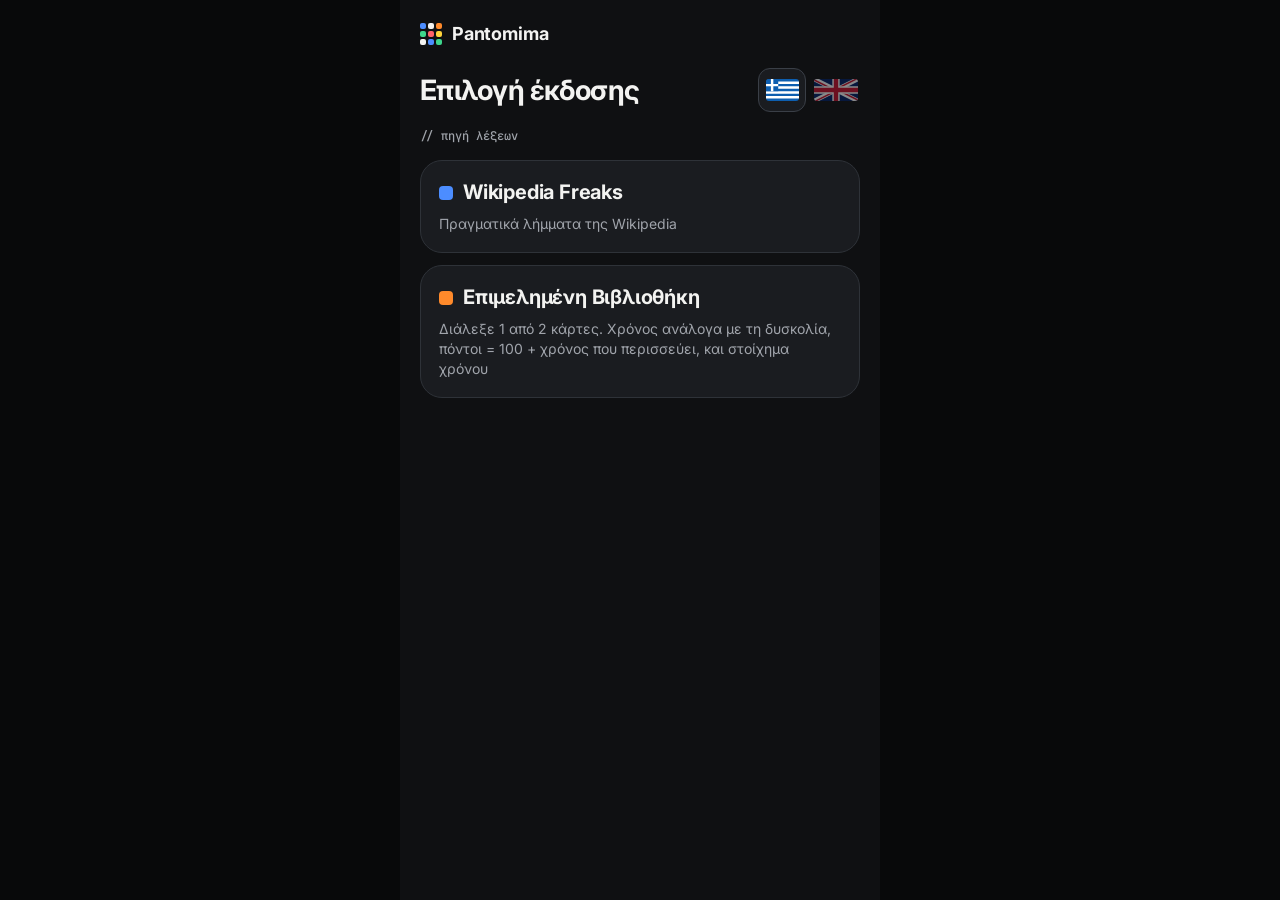
<file: index.html>
<!DOCTYPE html>
<html lang="el">
<head>
  <meta charset="UTF-8" />
  <meta name="viewport" content="width=device-width, initial-scale=1, viewport-fit=cover" />
  <meta name="theme-color" content="#0F1012" />
  <!-- Release number: must match APP_VERSION in app.js. Bump both (and the ?v= below) on each release. -->
  <meta name="app-version" content="3" />
  <title>Pantomima</title>
  <link rel="preconnect" href="https://fonts.googleapis.com" />
  <link rel="preconnect" href="https://fonts.gstatic.com" crossorigin />
  <link rel="stylesheet" href="https://fonts.googleapis.com/css2?family=Inter:wght@400;500;600;700&family=JetBrains+Mono:wght@500;700&display=swap" />
  <link rel="stylesheet" href="style.css?v=3" />
</head>
<body>
  <!-- Look and rules: design/README.md ("D · Cube Pro"). Every screen fits one phone screen. -->
  <main class="app">
    <header class="app-header">
      <div class="brand">
        <span class="logo" aria-hidden="true"><i></i><i></i><i></i><i></i><i></i><i></i><i></i><i></i><i></i></span>
        <h1>Pantomima</h1>
      </div>
      <!-- Who holds the phone / what is happening. Tinted with the team's colour. -->
      <div id="teamIndicator" class="team-chip hidden">
        <span class="sticker" aria-hidden="true"></span>
        <span id="teamIndicatorText"></span>
      </div>
    </header>

    <section id="screenContainer" class="screen"></section>

    <div id="toast" class="toast" aria-live="polite"></div>
  </main>

  <template id="modeTemplate">
    <div class="view">
      <div class="title-row">
        <h2 data-i18n="mode.title"></h2>
        <!-- One flag button per entry in LANGUAGES (i18n.js) -->
        <div id="langSwitch" class="lang-switch" role="group" data-i18n-aria="app.language"></div>
      </div>
      <p class="section-label" data-i18n="mode.subtitle"></p>
      <!-- One button per entry in WORD_SOURCES (app.js) -->
      <div id="modeList" class="mode-list"></div>
      <div class="spacer"></div>
      <div id="resumeBlock" class="resume-block hidden">
        <p data-i18n="resume.found"></p>
        <div class="row-2">
          <button id="resumeBtn" class="primary" data-i18n="resume.resume"></button>
          <button id="discardBtn" class="secondary" data-i18n="resume.discard"></button>
        </div>
      </div>
    </div>
  </template>

  <template id="setupTemplate">
    <div class="view">
      <div class="title-row">
        <h2 data-i18n="setup.heading"></h2>
        <!-- Shows the chosen version; tap to change it -->
        <button id="changeModeBtn" type="button" class="chip-btn" data-i18n-aria="setup.changeMode"></button>
      </div>

      <div class="group">
        <p class="section-label" data-i18n="setup.teams"></p>
        <div class="team-tiles">
          <div id="teamATile" class="team-tile">
            <div class="team-name-row">
              <span class="sticker" aria-hidden="true"></span>
              <input id="teamAName" type="text" maxlength="20" autocomplete="off" data-i18n-placeholder="team.a" data-i18n-aria="setup.teamAName" />
            </div>
            <!-- Tap: next colour (never the other team's) -->
            <button id="teamAColorBtn" type="button" class="color-cycle" data-i18n-aria="setup.teamAColor"></button>
          </div>
          <div id="teamBTile" class="team-tile">
            <div class="team-name-row">
              <span class="sticker" aria-hidden="true"></span>
              <input id="teamBName" type="text" maxlength="20" autocomplete="off" data-i18n-placeholder="team.b" data-i18n-aria="setup.teamBName" />
            </div>
            <button id="teamBColorBtn" type="button" class="color-cycle" data-i18n-aria="setup.teamBColor"></button>
          </div>
        </div>
      </div>

      <!-- Number inputs become − / + steppers (enhanceStepper in app.js) -->
      <div class="setting-row">
        <div class="setting-text">
          <span class="setting-name" data-i18n="setup.rounds"></span>
          <span class="setting-help" data-i18n="setup.roundsHelp"></span>
        </div>
        <input id="totalRounds" type="number" min="1" max="20" step="1" value="6" data-i18n-aria="setup.rounds" />
      </div>
      <!-- Wikipedia only: in the Curated Library the time comes from the card's difficulty -->
      <div id="roundDurationField" class="setting-row">
        <div class="setting-text">
          <span class="setting-name" data-i18n="setup.roundDuration"></span>
          <span class="setting-help" data-i18n="setup.roundDurationHelp"></span>
        </div>
        <input id="roundDuration" type="number" min="30" max="300" step="15" value="90" data-i18n-aria="setup.roundDuration" />
      </div>

      <!-- Settings only used by the Wikipedia version -->
      <div id="wikipediaSettings" class="group-stack hidden">
        <div class="setting-row">
          <label class="setting-name" for="categorySelect" data-i18n="wiki.category"></label>
          <select id="categorySelect">
            <option value="random" data-i18n="wcat.random"></option>
            <option value="all" data-i18n="wcat.all"></option>
            <!-- Topic categories are added from CATEGORIES in app.js -->
          </select>
        </div>
        <label class="setting-row">
          <span class="setting-name" data-i18n="wiki.excludePeople"></span>
          <input id="excludeHumansCheckbox" type="checkbox" class="switch" />
        </label>
      </div>

      <!-- Settings only used by the Curated Library version (filled by app.js) -->
      <div id="librarySettings" class="group-stack hidden">
        <fieldset class="group">
          <legend class="section-label" data-i18n="lib.difficulty"></legend>
          <!-- One tile per difficulty: on/off + acting time in seconds -->
          <div id="difficultyFilters" class="diff-tiles"></div>
        </fieldset>
        <fieldset class="group">
          <legend class="section-label" data-i18n="lib.categories"></legend>
          <div id="categoryFilters" class="chips"></div>
        </fieldset>
        <label class="setting-row">
          <span class="setting-name" data-i18n="lib.noNames"></span>
          <input id="noNamesCheckbox" type="checkbox" class="switch" />
        </label>
      </div>

      <div class="spacer"></div>
      <div id="libraryFooter" class="setup-footer hidden">
        <span id="deckCount" class="deck-count" data-i18n="lib.loading"></span>
        <button id="moreBtn" type="button" class="link-btn" data-i18n="setup.more"></button>
      </div>
      <button id="startGameBtn" class="primary" data-i18n="setup.start"></button>

      <!-- Curated Library: rarely used tools, kept off the main screen -->
      <div id="moreSheet" class="sheet hidden" role="dialog" aria-modal="true">
        <div class="sheet-content">
          <div class="title-row">
            <h3 data-i18n="setup.more"></h3>
            <button id="closeMoreBtn" type="button" class="chip-btn" data-i18n="modal.close"></button>
          </div>
          <div class="setting-row">
            <label class="setting-name" for="deckSelect" data-i18n="lib.deck"></label>
            <select id="deckSelect"></select>
          </div>
          <button id="resetPlayedBtn" type="button" class="secondary" data-i18n="lib.resetHistory"></button>
          <p id="reportedInfo" class="muted"></p>
          <button id="downloadReportedBtn" type="button" class="secondary hidden" data-i18n="lib.downloadReports"></button>
          <button id="clearReportedBtn" type="button" class="secondary hidden" data-i18n="lib.clearReports"></button>
        </div>
      </div>
    </div>
  </template>

  <!-- [data-round] is filled with "Round 3 / 6" by render() -->
  <template id="selectionTemplate">
    <div class="view">
      <p class="kicker" data-round></p>
      <h2 id="selectionTitle"></h2>
      <p id="selectionHelp" class="muted"></p>
      <div id="optionsList" class="options"></div>
      <button id="commitSelectionBtn" class="primary" disabled data-i18n="commit"></button>
    </div>
  </template>

  <!-- Curated Library: the active team picks 1 of 2 cards for the other team -->
  <template id="pickTemplate">
    <div class="view">
      <p class="kicker" data-round></p>
      <h2 id="pickTitle"></h2>
      <p id="pickHelp" class="muted"></p>
      <div id="pickList" class="pick-list"></div>
      <button id="commitPickBtn" class="primary" disabled data-i18n="commit"></button>
    </div>
  </template>

  <template id="choiceTemplate">
    <div class="view">
      <p class="kicker" data-round></p>
      <h2 id="choiceTitle"></h2>
      <p id="choiceHelp" class="muted"></p>
      <div id="choiceList" class="options"></div>
      <button id="commitChoiceBtn" class="primary" disabled data-i18n="commit"></button>
    </div>
  </template>

  <template id="briefingTemplate">
    <div class="view">
      <p class="kicker" data-i18n="briefing.title"></p>
      <div class="word" id="briefWord"></div>
      <div id="briefMeta" class="card-meta"></div>
      <div class="brief-body">
        <div class="excerpt" id="briefExcerpt"></div>
        <img id="briefImage" class="brief-image hidden" alt="" />
      </div>
      <button id="hintBtn" type="button" class="link-btn hidden" data-i18n="lib.hint"></button>
      <!-- Curated Library: bet part of the time for a bonus -->
      <div id="betBlock" class="group hidden">
        <p class="section-label" data-i18n="bet.title"></p>
        <div id="betOptions" class="bet-options"></div>
        <p class="muted small" data-i18n="bet.help"></p>
      </div>
      <div class="spacer"></div>
      <button id="reportCardBtn" type="button" class="link-btn hidden" data-i18n="lib.reportReplace"></button>
      <button id="startRoundBtn" class="primary" data-i18n="briefing.start"></button>
    </div>
  </template>

  <template id="timerTemplate">
    <div class="view">
      <p class="kicker" data-round></p>
      <div class="spacer"></div>
      <div class="timer-block">
        <p class="section-label" data-i18n="timer.title"></p>
        <div id="timerDisplay" class="timer" role="timer"><span id="timerMain">0:00</span><span id="timerFrac" class="timer-frac">.00</span></div>
        <div id="sneakDisplay" class="sneak hidden">
          <div id="sneakWord"></div>
          <div id="sneakLatin" class="badge latin hidden" data-i18n="lib.latin"></div>
        </div>
        <!-- Segments are added by app.js -->
        <div id="timerBar" class="timer-bar" aria-hidden="true"></div>
        <p id="timerBet" class="bet-chip hidden"></p>
      </div>
      <div class="spacer"></div>
      <button id="sneakBtn" class="dashed" data-i18n="timer.sneak"></button>
      <div class="row-2">
        <button id="pauseBtn" class="secondary" data-i18n="timer.pause"></button>
        <button id="abortBtn" class="secondary" data-i18n="timer.abort"></button>
      </div>
      <button id="foundBtn" class="primary big" data-i18n="timer.found"></button>
    </div>
  </template>

  <template id="resultTemplate">
    <div class="view">
      <div class="spacer"></div>
      <div class="result-block">
        <h2 id="resultTitle" class="result-title"></h2>
        <p id="resultText" class="muted"></p>
      </div>
      <div class="spacer"></div>
      <div id="resultActions" class="actions"></div>
    </div>
  </template>

  <template id="scoreboardTemplate">
    <div class="view">
      <h2 data-i18n="score.title"></h2>
      <div id="scoreSummary" class="score-tiles"></div>
      <div id="roundBreakdown" class="breakdown"></div>
      <div class="spacer"></div>
      <p class="pass-message" id="passMessage"></p>
      <button id="nextRoundBtn" class="primary" data-i18n="score.next"></button>
      <button id="endGameBtn" class="link-btn" data-i18n="score.end"></button>
    </div>
  </template>

  <template id="finalTemplate">
    <div class="view">
      <h2 data-i18n="final.title"></h2>
      <div id="finalSummary" class="score-tiles"></div>
      <div class="spacer"></div>
      <button id="resetBtn" class="primary" data-i18n="final.newGame"></button>
    </div>
  </template>

  <template id="loadingTemplate">
    <div class="view center">
      <span class="logo loader" aria-hidden="true"><i></i><i></i><i></i><i></i><i></i><i></i><i></i><i></i><i></i></span>
      <p class="muted" data-i18n="loading.text"></p>
    </div>
  </template>

  <div id="modal" class="modal hidden" role="dialog" aria-modal="true">
    <div class="modal-content">
      <div class="title-row">
        <h3 id="modalTitle"></h3>
        <button id="closeModal" type="button" class="chip-btn" data-i18n="modal.close"></button>
      </div>
      <p id="modalText" class="muted"></p>
      <div id="modalActions" class="actions"></div>
    </div>
  </div>

  <script src="i18n.js?v=3"></script>
  <script src="library.js?v=3"></script>
  <script src="app.js?v=3"></script>
</body>
</html>
</file>
<file: style.css>
/* Theme "D · Cube Pro". Tokens and rules: design/README.md. */
:root {
  color-scheme: dark;
  --bg: #0f1012;
  --surface: #1a1c20;
  --surface-2: #24272c;
  --line: #2e3238;
  --line-2: #3a3f47;
  --text: #f3f3f1;
  --muted: #a0a4ab;
  --ink: #0f1012; /* text on a coloured button */
  --cube-blue: #4c8dff;
  --cube-orange: #ff8a2b;
  --cube-red: #ff6369;
  --cube-green: #3dd68c;
  --cube-yellow: #ffd43b;
  --cube-white: #f3f3f1;
  /* The colour of the team holding the phone (white = no team). Set per screen. */
  --team: var(--text);
  --font: "Inter", system-ui, "Segoe UI", Roboto, sans-serif;
  --mono: "JetBrains Mono", ui-monospace, "SF Mono", Menlo, Consolas, monospace;
}

* {
  box-sizing: border-box;
  margin: 0;
  padding: 0;
}

html,
body {
  height: 100%;
}

body {
  background: #08090a;
  color: var(--text);
  font-family: var(--font);
  font-size: 16px;
  line-height: 1.35;
  overflow: hidden;
  -webkit-font-smoothing: antialiased;
  -webkit-tap-highlight-color: transparent;
}

button,
input,
select {
  font: inherit;
  color: inherit;
}

:focus-visible {
  outline: 2px solid var(--text);
  outline-offset: 2px;
}

.hidden {
  display: none !important;
}

/* --- Shell: one phone screen, never scrolls as a page --- */
.app {
  height: 100vh;
  height: 100dvh;
  width: 100%;
  max-width: 480px;
  margin: 0 auto;
  padding: calc(16px + env(safe-area-inset-top)) 20px calc(20px + env(safe-area-inset-bottom));
  display: flex;
  flex-direction: column;
  gap: 16px;
  background: var(--bg);
  overflow: hidden;
  position: relative;
}

.app-header {
  display: flex;
  align-items: center;
  justify-content: space-between;
  gap: 12px;
  min-height: 36px;
}

.brand {
  display: flex;
  align-items: center;
  gap: 10px;
}

.brand h1 {
  font-size: 18px;
  font-weight: 700;
  letter-spacing: -0.01em;
}

/* 3×3 scrambled cube face */
.logo {
  transition: transform 520ms cubic-bezier(0.34, 1.4, 0.64, 1); /* a quarter turn, slight overshoot */
  display: grid;
  grid-template-columns: repeat(3, 1fr);
  gap: 2px;
  width: 22px;
  height: 22px;
  flex: none;
}

.logo i {
  border-radius: 2px;
  background: var(--cube-white);
}

.logo i:nth-child(1),
.logo i:nth-child(8) { background: var(--cube-blue); }
.logo i:nth-child(3) { background: var(--cube-orange); }
.logo i:nth-child(4),
.logo i:nth-child(9) { background: var(--cube-green); }
.logo i:nth-child(5) { background: var(--cube-red); }
.logo i:nth-child(6) { background: var(--cube-yellow); }

.sticker {
  width: 10px;
  height: 10px;
  border-radius: 3px;
  background: var(--sticker, var(--team));
  flex: none;
}

.team-chip {
  display: flex;
  align-items: center;
  gap: 8px;
  min-height: 32px;
  padding: 4px 12px;
  border-radius: 999px;
  border: 1px solid color-mix(in srgb, var(--team) 50%, var(--bg));
  background: color-mix(in srgb, var(--team) 16%, var(--bg));
  font-size: 13px;
  font-weight: 500;
  text-align: right;
  overflow-wrap: anywhere;
}

.team-chip.neutral {
  border-color: var(--line);
  background: var(--surface);
}

.team-chip.neutral .sticker {
  display: none;
}

/* --- Screens --- */
.screen {
  flex: 1;
  min-height: 0;
  position: relative;
}

.face {
  height: 100%;
  display: flex;
  flex-direction: column;
  background: var(--bg);
}

.view {
  flex: 1;
  min-height: 0;
  display: flex;
  flex-direction: column;
  gap: 16px;
  /* Safety net for very small phones: scroll inside the screen, not the page. */
  overflow-y: auto;
  scrollbar-width: none;
}

.view::-webkit-scrollbar {
  display: none;
}

.view > * {
  flex-shrink: 0;
}

.view.center {
  align-items: center;
  justify-content: center;
  text-align: center;
}

.spacer {
  flex: 1 1 0;
  min-height: 0;
}

/* --- Motion (render() in app.js; design/README.md "Motion") ---
   View Transitions: the screen slides, the header stays, named elements fly. */
.app-header { view-transition-name: header; }
.brand .logo { view-transition-name: logo; }
.team-chip { view-transition-name: team-chip; }
.screen { view-transition-name: screen; }
/* Shared elements: the chosen card title -> briefing word; main button -> next main button */
.pick-card.selected .pick-title,
.option.selected .title,
.view > .word { view-transition-name: card-word; }
.view > .primary { view-transition-name: main-action; }

::view-transition-group(*) {
  animation-duration: 340ms;
  animation-timing-function: cubic-bezier(0.2, 0.8, 0.2, 1);
}

::view-transition-old(root),
::view-transition-new(root),
::view-transition-old(header),
::view-transition-new(header) {
  animation: none;
}

::view-transition-old(screen) {
  animation: 200ms cubic-bezier(0.4, 0, 1, 1) both slide-out-left;
}

::view-transition-new(screen) {
  animation: 340ms cubic-bezier(0.2, 0.8, 0.2, 1) both slide-in-right;
}

html[data-nav="back"]::view-transition-old(screen) { animation-name: slide-out-right; }
html[data-nav="back"]::view-transition-new(screen) { animation-name: slide-in-left; }

/* The logo turns itself (see .brand .logo transition): show the live one only. */
::view-transition-old(logo) { display: none; }
::view-transition-new(logo) { animation: none; }

@keyframes slide-out-left { to { opacity: 0; transform: translateX(-40px); } }
@keyframes slide-in-right { from { opacity: 0; transform: translateX(48px); } }
@keyframes slide-out-right { to { opacity: 0; transform: translateX(40px); } }
@keyframes slide-in-left { from { opacity: 0; transform: translateX(-48px); } }

/* Browsers without View Transitions: the new screen slides in. */
.face.enter { animation: 340ms cubic-bezier(0.2, 0.8, 0.2, 1) both slide-in-right; }
html[data-nav="back"] .face.enter { animation-name: slide-in-left; }

/* Swipe right to go back: vertical scrolling stays native, horizontal comes to app.js.
   Must be on every element (scroll boxes inside the screen reset it otherwise). */
.screen,
.screen * { touch-action: pan-y pinch-zoom; }

/* --- Text --- */
h2 {
  font-size: 28px;
  line-height: 34px;
  font-weight: 700;
  letter-spacing: -0.02em;
  overflow-wrap: anywhere;
}

h3 {
  font-size: 20px;
  font-weight: 700;
  letter-spacing: -0.01em;
  overflow-wrap: anywhere;
}

.muted {
  color: var(--muted);
  font-size: 15px;
  line-height: 22px;
}

.small {
  font-size: 13px;
  line-height: 18px;
}

/* "// section" labels and small mono lines */
.section-label,
.kicker {
  font: 500 12px/16px var(--mono);
  color: var(--muted);
  text-transform: lowercase;
}

.section-label::before {
  content: "// ";
}

.title-row {
  display: flex;
  align-items: center;
  justify-content: space-between;
  gap: 12px;
}

.group {
  display: flex;
  flex-direction: column;
  gap: 8px;
  border: 0;
  min-width: 0;
}

.group > legend {
  margin-bottom: 8px;
}

.group-stack {
  display: flex;
  flex-direction: column;
  gap: 16px;
}

.row-2 {
  display: grid;
  grid-template-columns: 1fr 1fr;
  gap: 12px;
}

.actions {
  display: flex;
  flex-direction: column;
  gap: 12px;
}

/* --- Buttons --- */
button {
  border: 0;
  border-radius: 16px;
  min-height: 52px;
  padding: 0 16px;
  background: var(--surface);
  font-size: 15px;
  font-weight: 500;
  cursor: pointer;
  touch-action: manipulation;
}

button:disabled {
  opacity: 0.4;
  cursor: not-allowed;
}

/* Main button: takes the team's colour (white when no team) */
.primary {
  min-height: 58px;
  background: var(--team);
  color: var(--ink);
  font-size: 17px;
  font-weight: 600;
}

.primary.big {
  min-height: 76px;
  border-radius: 20px;
  font-size: 22px;
  font-weight: 700;
}

.secondary {
  border: 1px solid var(--line);
}

.dashed {
  background: transparent;
  border: 1px dashed var(--line-2);
  user-select: none;
  -webkit-user-select: none;
}

.link-btn {
  min-height: 44px;
  padding: 0 8px;
  background: transparent;
  color: var(--muted);
  font-size: 14px;
  text-decoration: underline;
  text-underline-offset: 3px;
  align-self: center;
}

.chip-btn {
  min-height: 40px;
  padding: 0 14px;
  border-radius: 999px;
  border: 1px solid var(--line);
  font-size: 13px;
  flex: 0 1 auto;
  min-width: 0;
  overflow: hidden;
  text-overflow: ellipsis;
  white-space: nowrap;
}

.title-row > h2,
.title-row > h3 {
  flex: 0 1 auto;
  min-width: 0;
}

.title-row > h2 {
  flex-shrink: 0;
}

/* If a screen ever overflows (tiny phones), its main button stays reachable. */
.view > .primary {
  position: sticky;
  bottom: 0;
  box-shadow: 0 -10px 10px var(--bg), 0 12px 0 var(--bg);
}

/* --- Version picker --- */
.lang-switch {
  display: flex;
  gap: 6px;
}

.flag-btn {
  display: flex;
  align-items: center;
  justify-content: center;
  min-height: 44px;
  width: 48px;
  padding: 0;
  border-radius: 12px;
  background: transparent;
  border: 1px solid transparent;
  opacity: 0.5;
}

.flag-btn svg {
  display: block;
  height: 22px;
  width: auto;
  border-radius: 3px;
}

.flag-btn.selected {
  border-color: var(--line-2);
  background: var(--surface);
  opacity: 1;
}

.mode-list {
  display: flex;
  flex-direction: column;
  gap: 12px;
}

.mode-btn {
  display: flex;
  flex-direction: column;
  align-items: flex-start;
  gap: 8px;
  padding: 18px;
  border-radius: 22px;
  border: 1px solid var(--line);
  text-align: left;
}

.mode-btn .mode-name {
  display: flex;
  align-items: center;
  gap: 10px;
  font-size: 20px;
  font-weight: 700;
  letter-spacing: -0.01em;
}

.mode-btn .mode-name .sticker {
  width: 14px;
  height: 14px;
  border-radius: 4px;
}

.mode-btn .mode-desc {
  font-size: 14px;
  line-height: 20px;
  font-weight: 400;
  color: var(--muted);
}

.resume-block {
  display: flex;
  flex-direction: column;
  gap: 12px;
  padding: 16px;
  border-radius: 22px;
  border: 1px solid var(--line);
  background: var(--surface);
}

.resume-block .secondary {
  background: var(--surface-2);
}

/* --- Setup --- */
.team-tiles {
  display: grid;
  grid-template-columns: 1fr 1fr;
  gap: 8px;
}

/* --team is set on each tile by app.js */
.team-tile {
  display: flex;
  flex-direction: column;
  padding: 6px 12px 4px;
  border-radius: 14px;
  border: 1px solid color-mix(in srgb, var(--team) 50%, var(--bg));
  background: color-mix(in srgb, var(--team) 16%, var(--bg));
  min-width: 0;
}

.team-name-row {
  display: flex;
  align-items: center;
  gap: 8px;
}

.team-name-row .sticker {
  width: 14px;
  height: 14px;
  border-radius: 4px;
}

.team-name-row input {
  flex: 1;
  min-width: 0;
  height: 40px;
  border: 0;
  background: transparent;
  font-size: 16px;
  font-weight: 600;
  outline-offset: 0;
}

.team-name-row input::placeholder {
  color: var(--text);
  opacity: 1;
}

.color-cycle {
  min-height: 36px;
  padding: 0;
  background: transparent;
  border-radius: 8px;
  text-align: left;
  font: 500 12px var(--mono);
  color: color-mix(in srgb, var(--team) 45%, var(--text));
}

.setting-row {
  display: flex;
  align-items: center;
  justify-content: space-between;
  gap: 12px;
  min-height: 44px;
}

.setting-text {
  display: flex;
  flex-direction: column;
  gap: 2px;
  min-width: 0;
}

.setting-name {
  font-size: 16px;
  font-weight: 600;
}

.setting-help {
  font-size: 13px;
  color: var(--muted);
}

/* − value + (wraps a hidden number input) */
.stepper {
  display: flex;
  align-items: center;
  flex: none;
  border: 1px solid var(--line);
  border-radius: 14px;
  background: var(--surface);
}

.stepper button {
  width: 44px;
  min-height: 44px;
  padding: 0;
  background: transparent;
  font-size: 20px;
  font-weight: 400;
}

.stepper output {
  min-width: 36px;
  text-align: center;
  font: 700 18px var(--mono);
  color: var(--cube-yellow);
}

select {
  height: 44px;
  max-width: 62%;
  padding: 0 12px;
  border-radius: 14px;
  border: 1px solid var(--line);
  background: var(--surface);
  font-size: 15px;
}

input.switch {
  appearance: none;
  -webkit-appearance: none;
  flex: none;
  width: 52px;
  height: 32px;
  border-radius: 999px;
  background: var(--line-2);
  position: relative;
  cursor: pointer;
  transition: background 0.15s;
}

input.switch::after {
  content: "";
  position: absolute;
  top: 3px;
  left: 3px;
  width: 26px;
  height: 26px;
  border-radius: 999px;
  background: var(--text);
  transition: transform 0.15s, background 0.15s;
}

input.switch:checked {
  background: var(--cube-green);
}

input.switch:checked::after {
  transform: translateX(20px);
  background: var(--ink);
}

/* Checkbox chips: the real checkbox is inside the label, visually hidden */
.chips {
  display: flex;
  flex-wrap: wrap;
  gap: 8px;
}

.chip {
  position: relative;
  display: flex;
  align-items: center;
  gap: 8px;
  min-height: 36px;
  padding: 0 12px;
  border-radius: 999px;
  border: 1px dashed var(--line-2);
  color: var(--muted);
  font-size: 14px;
  font-weight: 500;
  cursor: pointer;
  user-select: none;
  -webkit-user-select: none;
}

.chip input {
  position: absolute;
  inset: 0;
  opacity: 0;
  margin: 0;
  cursor: pointer;
}

.chip:has(input:checked) {
  border-style: solid;
  background: var(--surface-2);
  color: var(--text);
}

.chip:has(input:focus-visible) {
  outline: 2px solid var(--text);
  outline-offset: 2px;
}

.chip:has(input:not(:checked)) .sticker {
  background: transparent;
  box-shadow: inset 0 0 0 1px var(--muted);
}

/* 1 / 2 / 3 filled squares = difficulty */
.squares {
  display: inline-flex;
  gap: 3px;
  flex: none;
}

.squares i {
  width: 9px;
  height: 9px;
  border-radius: 2px;
  background: var(--line-2);
}

.squares i.on {
  background: var(--sticker, var(--text));
}

.diff-tiles {
  display: grid;
  grid-template-columns: repeat(3, minmax(0, 1fr));
  gap: 8px;
}

/* One tile: chip (on/off) above its seconds stepper */
.diff-row {
  display: flex;
  flex-direction: column;
  border-radius: 14px;
  border: 1px solid var(--line-2);
  background: var(--surface);
  min-width: 0;
}

.diff-row:has(.chip input:not(:checked)) {
  border-style: dashed;
  background: transparent;
}

.diff-row:has(.chip input:not(:checked)) .time-field {
  opacity: 0.4;
}

.diff-row .chip {
  flex-direction: column;
  align-items: flex-start;
  gap: 6px;
  min-height: 0;
  padding: 12px 12px 2px;
  border: 0;
  border-radius: 14px 14px 0 0;
  background: transparent !important;
}

.diff-row .stepper {
  border: 0;
  background: transparent;
  justify-content: space-between;
}

.diff-row .stepper button {
  width: 34px;
  min-height: 40px;
  color: var(--muted);
}

.diff-row .stepper output {
  min-width: 0;
  font-size: 16px;
  color: var(--text);
}

.setup-footer {
  display: flex;
  align-items: center;
  justify-content: space-between;
  gap: 8px;
  margin-bottom: -8px;
}

.deck-count {
  font: 500 12px/16px var(--mono);
  color: var(--muted);
}

.deck-count.warn {
  color: var(--cube-red);
}

.setup-footer .link-btn {
  flex: none;
}

/* Bottom sheet ("More") and dialog */
.sheet,
.modal {
  position: fixed;
  inset: 0;
  z-index: 10;
  display: flex;
  justify-content: center;
  background: rgba(0, 0, 0, 0.65);
}

.sheet {
  align-items: flex-end;
}

.modal {
  align-items: center;
  padding: 20px;
}

.sheet-content,
.modal-content {
  width: 100%;
  max-width: 480px;
  display: flex;
  flex-direction: column;
  gap: 12px;
  padding: 20px;
  border: 1px solid var(--line);
  background: var(--surface);
  max-height: 90dvh;
  overflow-y: auto;
}

.sheet-content {
  border-radius: 22px 22px 0 0;
  padding-bottom: calc(20px + env(safe-area-inset-bottom));
}

.modal-content {
  border-radius: 22px;
}

.sheet-content .secondary,
.sheet-content .chip-btn,
.modal-content .secondary,
.modal-content .chip-btn,
.sheet-content select {
  background: var(--surface-2);
}

/* --- Wikipedia Freaks: word rows --- */
.options {
  flex: 1 1 0;
  min-height: 0;
  display: flex;
  flex-direction: column;
  gap: 6px;
  overflow-y: auto;
  scrollbar-width: none;
}

.options::-webkit-scrollbar {
  display: none;
}

.option {
  flex: 1 0 auto;
  display: flex;
  align-items: center;
  gap: 10px;
  min-height: 44px;
  max-height: 60px;
  padding: 0 2px 0 14px;
  border-radius: 14px;
  border: 1px solid var(--line);
  background: var(--surface);
  cursor: pointer;
}

.option .title {
  flex: 1;
  min-width: 0;
  font-size: 15px;
  font-weight: 500;
  overflow-wrap: anywhere;
}

.option.highlight {
  border-color: color-mix(in srgb, var(--team) 50%, var(--bg));
  background: color-mix(in srgb, var(--team) 16%, var(--bg));
}

.option.selected {
  border-color: var(--team);
  box-shadow: inset 0 0 0 1px var(--team);
}

.option.disabled {
  opacity: 0.35;
  cursor: default;
}

/* "?" */
.info {
  flex: none;
  width: 44px;
  min-height: 42px;
  padding: 0;
  border-radius: 999px;
  background: transparent;
  color: var(--muted);
  font-size: 16px;
  font-weight: 600;
}

/* --- Curated Library: pick 1 of 2 cards --- */
.pick-list {
  flex: 1 1 0;
  min-height: 0;
  display: flex;
  flex-direction: column;
  gap: 12px;
}

.pick-card {
  flex: 1 1 0;
  min-height: 0;
  position: relative;
  display: flex;
  flex-direction: column;
  gap: 10px;
  padding: 18px;
  border-radius: 22px;
  border: 1px solid var(--line);
  background: var(--surface);
  cursor: pointer;
  overflow: hidden;
}

.pick-card.selected {
  border-color: var(--team);
  box-shadow: inset 0 0 0 1px var(--team);
  background: color-mix(in srgb, var(--team) 16%, var(--bg));
}

.pick-card .card-meta {
  padding-right: 48px; /* room for "?" */
}

.pick-card .info {
  min-height: 44px;
  position: absolute;
  top: 10px;
  right: 10px;
  border: 1px solid var(--line-2);
  background: var(--bg);
  color: var(--text);
}

.pick-bottom {
  margin-top: auto;
  display: flex;
  align-items: flex-end;
  gap: 12px;
  min-height: 0;
}

.pick-text {
  flex: 1;
  min-width: 0;
  display: flex;
  flex-direction: column;
  gap: 10px;
}

.pick-title {
  font-size: clamp(22px, 7.6vw, 32px);
  line-height: 1.15;
  font-weight: 700;
  letter-spacing: -0.02em;
  overflow-wrap: anywhere;
}

.pick-title.long {
  font-size: clamp(18px, 5.6vw, 24px);
}

.pick-image {
  flex: none;
  width: 84px;
  height: 84px;
  border-radius: 14px;
  object-fit: cover;
  background: var(--surface-2);
}

/* Card badges: category, difficulty, "In English!" */
.card-meta {
  display: flex;
  flex-wrap: wrap;
  align-items: center;
  gap: 8px;
}

.badge {
  display: inline-flex;
  align-items: center;
  gap: 8px;
  min-height: 28px;
  padding: 0 10px;
  border-radius: 999px;
  background: var(--surface-2);
  font-size: 13px;
  font-weight: 500;
}

.pick-card.selected .badge:not(.latin) {
  background: var(--bg);
}

.badge.difficulty {
  padding: 0;
  background: transparent !important;
  font: 500 14px var(--mono);
  color: var(--muted);
}

.badge.latin {
  background: var(--cube-yellow);
  color: var(--ink);
  font-weight: 700;
}

/* --- Briefing --- */
.word {
  font-size: clamp(26px, 8.6vw, 36px);
  line-height: 1.12;
  font-weight: 700;
  letter-spacing: -0.02em;
  overflow-wrap: anywhere;
}

.brief-body {
  flex: 0 1 auto;
  min-height: 0;
  display: flex;
  align-items: flex-start;
  gap: 12px;
}

.brief-body:has(.excerpt:empty):has(.brief-image.hidden) {
  display: none;
}

.excerpt {
  flex: 1;
  min-width: 0;
  max-height: 100%;
  align-self: stretch;
  overflow-y: auto;
  font-size: 15px;
  line-height: 22px;
  color: var(--muted);
}

.brief-image {
  flex: none;
  width: 96px;
  height: 96px;
  border-radius: 14px;
  object-fit: cover;
  background: var(--surface-2);
}

.bet-options {
  display: flex;
  flex-direction: column;
  gap: 8px;
}

.bet-btn {
  display: flex;
  align-items: center;
  justify-content: space-between;
  gap: 10px;
  min-height: 48px;
  border-radius: 14px;
  border: 1px solid var(--line);
  text-align: left;
}

.bet-btn.selected {
  border-color: var(--team);
  box-shadow: inset 0 0 0 1px var(--team);
  background: color-mix(in srgb, var(--team) 16%, var(--bg));
}

.bet-detail {
  font: 500 13px var(--mono);
  color: var(--muted);
  white-space: nowrap;
}

/* --- Timer --- */
.timer-block {
  display: flex;
  flex-direction: column;
  align-items: center;
  gap: 16px;
}

.timer {
  font: 700 clamp(56px, 20vw, 84px) / 1.1 var(--mono);
  letter-spacing: -0.04em;
  font-variant-numeric: tabular-nums;
}

.timer-frac {
  color: var(--team);
}

.paused .timer {
  opacity: 0.45;
}

.sneak {
  display: flex;
  flex-direction: column;
  align-items: center;
  justify-content: center;
  gap: 8px;
  min-height: calc(clamp(56px, 20vw, 84px) * 1.1);
  text-align: center;
  font-size: clamp(24px, 8vw, 34px);
  line-height: 1.15;
  font-weight: 700;
  overflow-wrap: anywhere;
}

.timer-bar {
  display: flex;
  gap: 4px;
  width: 100%;
}

.timer-bar i {
  flex: 1;
  height: 12px;
  border-radius: 3px;
  background: var(--surface-2);
}

.timer-bar i.on {
  background: var(--team);
}

.bet-chip {
  display: inline-flex;
  align-items: center;
  min-height: 36px;
  padding: 6px 14px;
  border-radius: 999px;
  border: 1px solid color-mix(in srgb, var(--cube-yellow) 40%, var(--bg));
  background: color-mix(in srgb, var(--cube-yellow) 12%, var(--bg));
  font-size: 14px;
  text-align: center;
}

/* --- Result, scoreboard, final --- */
.result-block {
  display: flex;
  flex-direction: column;
  align-items: center;
  gap: 12px;
  text-align: center;
}

.result-title {
  font-size: 34px;
  line-height: 40px;
}

.score-tiles {
  display: grid;
  grid-template-columns: 1fr 1fr;
  gap: 8px;
}

/* --team is set on each tile by app.js */
.score-tile {
  display: flex;
  flex-direction: column;
  gap: 4px;
  padding: 14px;
  border-radius: 16px;
  border: 1px solid color-mix(in srgb, var(--team) 50%, var(--bg));
  background: color-mix(in srgb, var(--team) 16%, var(--bg));
  min-width: 0;
}

.score-tile.winner {
  border-color: var(--team);
  box-shadow: inset 0 0 0 1px var(--team);
}

.score-name {
  display: flex;
  align-items: center;
  gap: 8px;
  font-size: 15px;
  font-weight: 600;
  overflow-wrap: anywhere;
}

.score-num {
  font: 700 40px/1.1 var(--mono);
  letter-spacing: -0.03em;
}

.score-sub {
  font: 500 12px/16px var(--mono);
  color: color-mix(in srgb, var(--team) 45%, var(--text));
}

.breakdown {
  display: flex;
  flex-direction: column;
  gap: 4px;
  font-size: 14px;
  line-height: 20px;
  color: var(--muted);
}

.points-line {
  color: var(--text);
  font-weight: 600;
}

.pass-message {
  text-align: center;
  font-size: 17px;
  font-weight: 600;
}

/* --- Loading: the logo, stickers pulsing in turn --- */
.logo.loader {
  width: 54px;
  height: 54px;
  gap: 4px;
}

.logo.loader i {
  border-radius: 4px;
  animation: sticker-pulse 1.2s ease-in-out infinite;
}

.logo.loader i:nth-child(3n + 2) { animation-delay: 0.12s; }
.logo.loader i:nth-child(3n) { animation-delay: 0.24s; }

@keyframes sticker-pulse {
  0%, 100% { opacity: 1; transform: scale(1); }
  50% { opacity: 0.35; transform: scale(0.8); }
}

/* --- Toast --- */
.toast {
  position: fixed;
  left: 50%;
  bottom: calc(96px + env(safe-area-inset-bottom));
  transform: translateX(-50%);
  z-index: 20;
  max-width: min(440px, calc(100% - 40px));
  padding: 10px 14px;
  border-radius: 14px;
  border: 1px solid var(--line-2);
  background: var(--surface-2);
  font-size: 14px;
  text-align: center;
  opacity: 0;
  pointer-events: none;
  transition: opacity 0.25s ease;
}

.toast.show {
  opacity: 1;
}

@media (prefers-reduced-motion: reduce) {
  .logo,
  .logo.loader i,
  input.switch,
  input.switch::after {
    animation: none;
    transition: none;
  }
}

/* Short phones: tighten the vertical rhythm so screens still fit. */
@media (max-height: 700px) {
  .app { gap: 10px; padding-top: calc(10px + env(safe-area-inset-top)); padding-bottom: calc(12px + env(safe-area-inset-bottom)); }
  .view { gap: 10px; }
  .group-stack { gap: 10px; }
  h2 { font-size: 24px; line-height: 28px; }
  .primary { min-height: 52px; }
  .primary.big { min-height: 64px; }
  .mode-btn { padding: 14px; }
  .setting-help { display: none; }
  .chips { gap: 6px; }
  .chip { min-height: 32px; }
  .diff-row .chip { padding-top: 8px; }
  .diff-row .stepper button { min-height: 34px; }
  .team-tile { padding-top: 2px; padding-bottom: 0; }
  .team-name-row input { height: 34px; }
  .color-cycle { min-height: 30px; }
  .group > legend { margin-bottom: 6px; }
}
</file>
